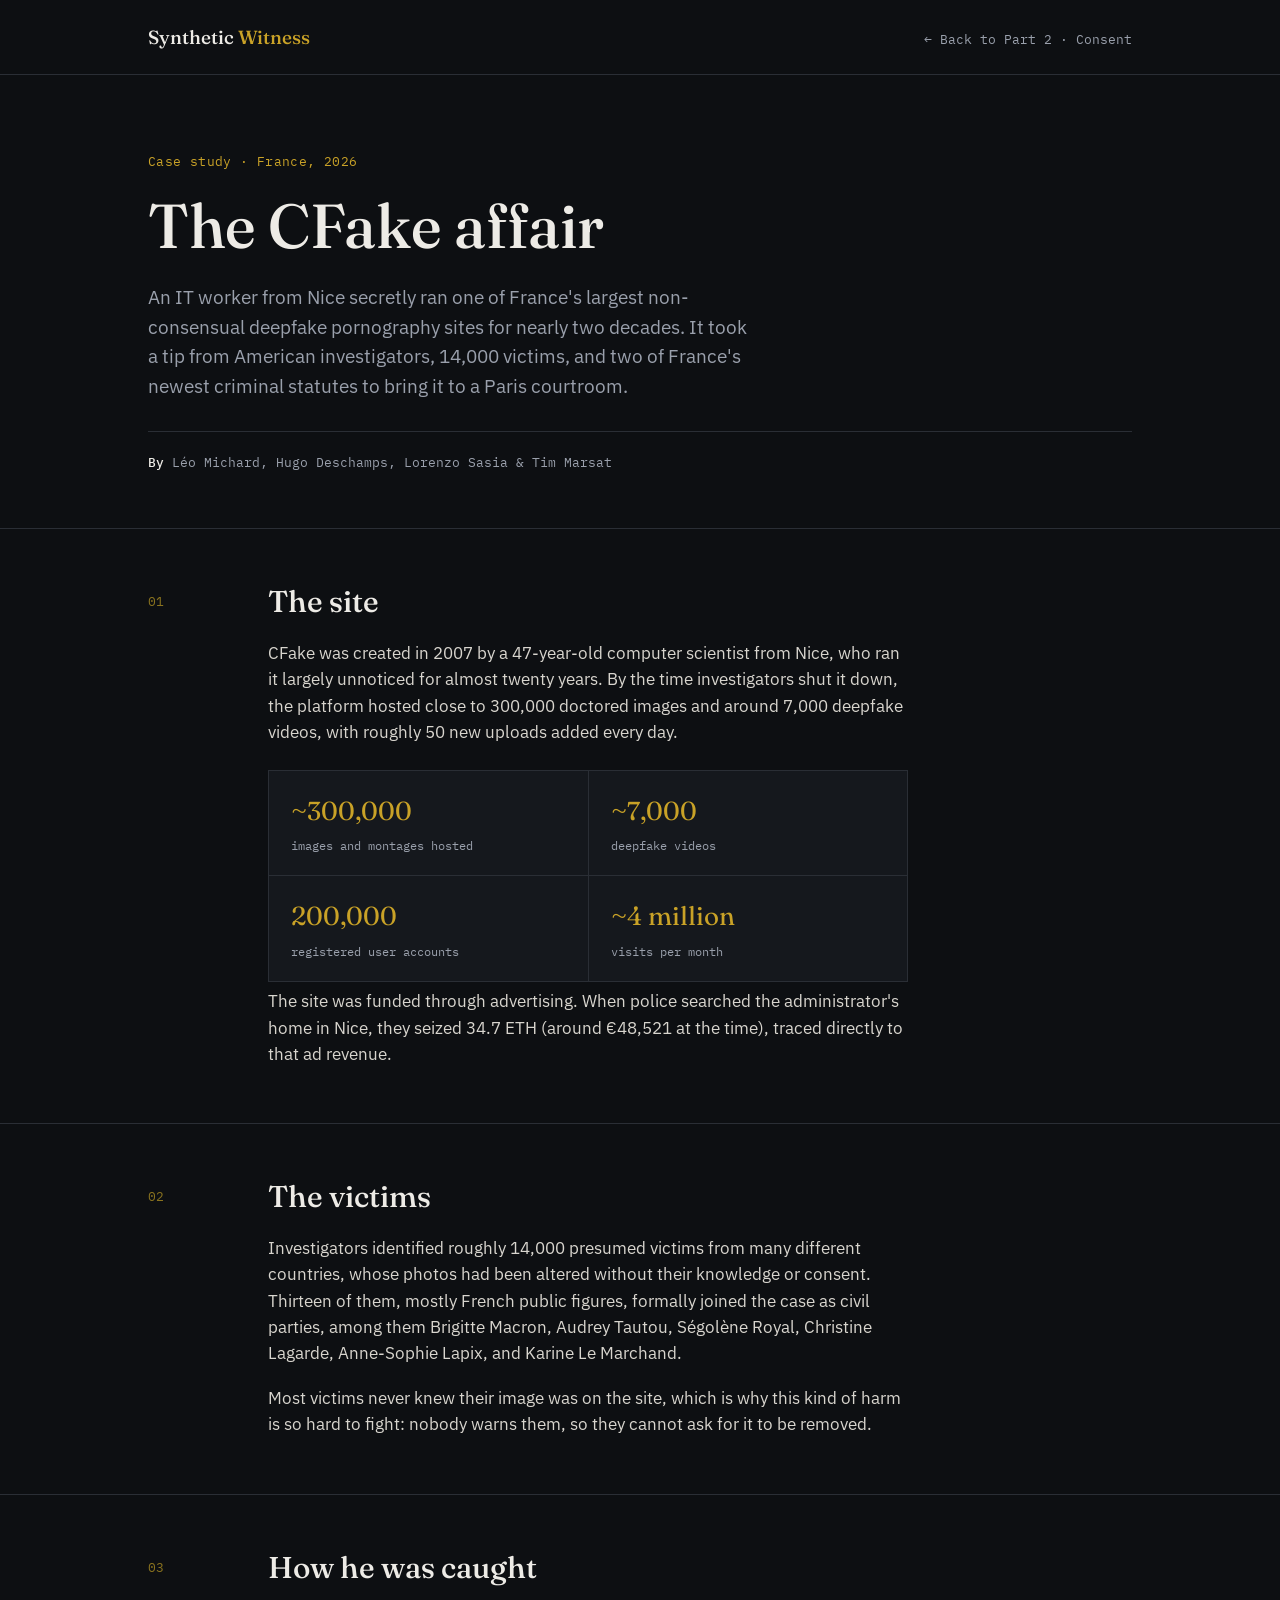
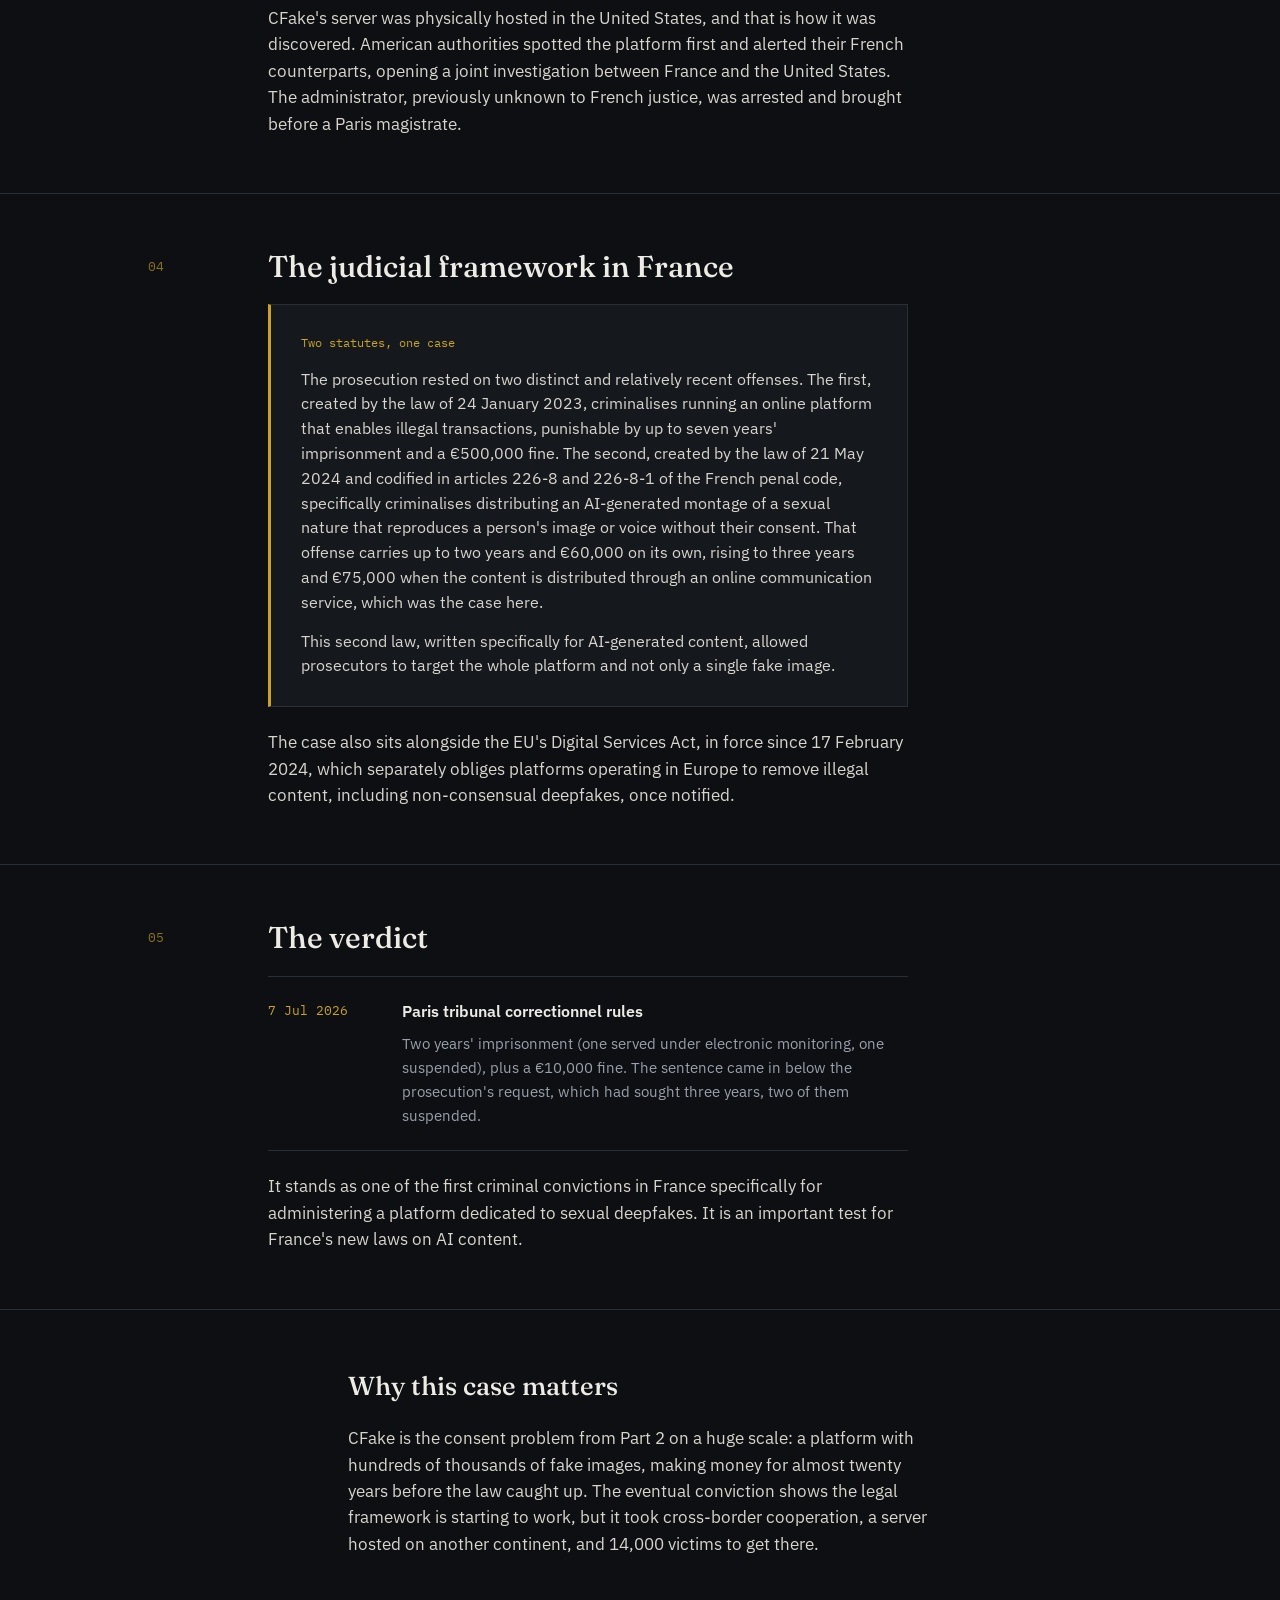
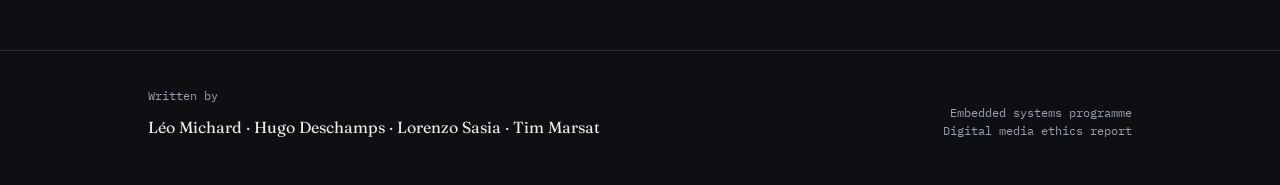
<file: cfake-affair.html>
<!DOCTYPE html>
<html lang="en">
<head>
    <meta charset="UTF-8">
    <meta name="viewport" content="width=device-width, initial-scale=1.0">
    <title>The CFake Affair · Synthetic Witness</title>
    <link rel="preconnect" href="https://fonts.googleapis.com">
    <link rel="preconnect" href="https://fonts.gstatic.com" crossorigin>
    <link href="https://fonts.googleapis.com/css2?family=Fraunces:ital,opsz,wght@0,9..144,400;0,9..144,500;0,9..144,600;1,9..144,500&family=IBM+Plex+Sans:wght@400;500;600&family=IBM+Plex+Mono:wght@400;500&display=swap"
          rel="stylesheet">
    <style>
        :root {
            --ink: #0D0F12;
            --panel: #15181D;
            --panel-2: #1B1F26;
            --hair: #2A2E35;
            --paper: #EDEBE6;
            --muted: #9AA0AC;
            --brass: #C9A227;
            --brass-dim: #8A731F;
            --serif: 'Fraunces', serif;
            --sans: 'IBM Plex Sans', sans-serif;
            --mono: 'IBM Plex Mono', monospace;
        }

        * {
            box-sizing: border-box;
        }

        body {
            margin: 0;
            background: var(--ink);
            color: var(--paper);
            font-family: var(--sans);
            line-height: 1.6;
            -webkit-font-smoothing: antialiased;
        }

        a {
            color: var(--brass);
            text-decoration: none;
            border-bottom: 1px solid var(--brass-dim);
        }

        a:hover {
            border-bottom-color: var(--brass);
        }

        .wrap {
            max-width: 1040px;
            margin: 0 auto;
            padding: 0 28px;
        }

        .col {
            max-width: 640px;
        }

        .masthead {
            border-bottom: 1px solid var(--hair);
            padding: 22px 0;
        }

        .masthead .wrap {
            display: flex;
            align-items: baseline;
            justify-content: space-between;
            gap: 20px;
            flex-wrap: wrap;
        }

        .masthead .mark {
            font-family: var(--serif);
            font-size: 19px;
            font-weight: 500;
            color: var(--paper);
        }

        .masthead .mark em {
            color: var(--brass);
            font-style: normal;
        }

        .masthead .back {
            font-family: var(--mono);
            font-size: 12.5px;
            color: var(--muted);
            border-bottom: none;
        }

        .masthead .back:hover {
            color: var(--brass);
        }

        .hero {
            padding: 76px 0 56px;
            border-bottom: 1px solid var(--hair);
        }

        .hero .kicker {
            font-family: var(--mono);
            font-size: 12.5px;
            color: var(--brass);
            letter-spacing: 0.03em;
            margin-bottom: 22px;
        }

        h1.headline {
            font-family: var(--serif);
            font-weight: 500;
            font-size: clamp(36px, 5.6vw, 62px);
            line-height: 1.06;
            margin: 0 0 24px;
            max-width: 820px;
        }

        .standfirst {
            font-size: 18.5px;
            color: var(--muted);
            max-width: 600px;
            margin: 0 0 30px;
        }

        .byline {
            display: flex;
            gap: 28px;
            align-items: center;
            flex-wrap: wrap;
            font-family: var(--mono);
            font-size: 12.5px;
            color: var(--muted);
            padding-top: 20px;
            border-top: 1px solid var(--hair);
        }

        .byline strong {
            color: var(--paper);
            font-weight: 500;
        }

        section.piece {
            padding: 56px 0;
            border-bottom: 1px solid var(--hair);
        }

        section.piece .wrap {
            display: flex;
            gap: 56px;
            align-items: flex-start;
        }

        .section-num {
            font-family: var(--mono);
            font-size: 12.5px;
            color: var(--brass-dim);
            width: 64px;
            flex-shrink: 0;
            padding-top: 6px;
        }

        h2.section-title {
            font-family: var(--serif);
            font-weight: 500;
            font-size: clamp(24px, 2.8vw, 30px);
            margin: 0 0 20px;
            line-height: 1.15;
        }

        .piece p {
            font-size: 16.5px;
            margin: 0 0 18px;
            color: #D8D5CE;
        }

        .piece p:last-child {
            margin-bottom: 0;
        }

        .stat-grid {
            display: grid;
            grid-template-columns:repeat(2, 1fr);
            gap: 1px;
            background: var(--hair);
            border: 1px solid var(--hair);
            margin: 24px 0 6px;
        }

        .stat {
            background: var(--panel);
            padding: 20px 22px;
        }

        .stat .num {
            font-family: var(--serif);
            font-size: 26px;
            color: var(--brass);
            margin-bottom: 4px;
        }

        .stat .label {
            font-family: var(--mono);
            font-size: 12px;
            color: var(--muted);
        }

        .names-list {
            font-size: 15.5px;
            color: var(--muted);
            margin: 6px 0 0;
        }

        .names-list strong {
            color: var(--paper);
            font-weight: 500;
        }

        .dossier {
            display: flex;
            flex-direction: column;
            margin-top: 8px;
            border-top: 1px solid var(--hair);
        }

        .case {
            display: grid;
            grid-template-columns:110px 1fr;
            gap: 24px;
            padding: 22px 0;
            border-bottom: 1px solid var(--hair);
        }

        .case .date {
            font-family: var(--mono);
            font-size: 13px;
            color: var(--brass);
            padding-top: 2px;
        }

        .case h3 {
            font-family: var(--sans);
            font-weight: 600;
            font-size: 16px;
            margin: 0 0 8px;
            color: var(--paper);
        }

        .case p {
            font-size: 15px;
            color: var(--muted);
            margin: 0;
        }

        .callout {
            background: var(--panel);
            border: 1px solid var(--hair);
            border-left: 3px solid var(--brass);
            padding: 28px 30px;
            margin-top: 8px;
        }

        .callout .eyebrow {
            font-family: var(--mono);
            font-size: 12px;
            color: var(--brass);
            margin-bottom: 14px;
        }

        .callout p {
            color: #D8D5CE;
            font-size: 15.5px;
            margin: 0 0 14px;
        }

        .callout p:last-child {
            margin-bottom: 0;
        }

        .closing {
            padding: 56px 0 76px;
        }

        .closing .wrap {
            max-width: 640px;
            margin: 0 auto;
            padding: 0 28px;
        }

        .closing h2 {
            font-family: var(--serif);
            font-weight: 500;
            font-size: 26px;
            margin: 0 0 18px;
        }

        .closing p {
            color: #D8D5CE;
            font-size: 16.5px;
        }

        footer {
            border-top: 1px solid var(--hair);
            padding: 36px 0 44px;
        }

        footer .wrap {
            display: flex;
            justify-content: space-between;
            align-items: flex-end;
            flex-wrap: wrap;
            gap: 20px;
        }

        .credits .label {
            font-family: var(--mono);
            font-size: 11.5px;
            color: var(--muted);
            margin-bottom: 10px;
        }

        .credits .names {
            font-family: var(--serif);
            font-size: 16px;
            color: var(--paper);
        }

        footer .program {
            font-family: var(--mono);
            font-size: 11.5px;
            color: var(--muted);
            text-align: right;
        }

        @media (max-width: 720px) {
            section.piece .wrap {
                flex-direction: column;
                gap: 14px;
            }

            .section-num {
                width: auto;
            }

            .case {
                grid-template-columns:1fr;
                gap: 6px;
            }

            .stat-grid {
                grid-template-columns:1fr;
            }

            footer .wrap {
                flex-direction: column;
                align-items: flex-start;
            }

            footer .program {
                text-align: left;
            }
        }
    </style>
</head>
<body>

<div class="masthead">
    <div class="wrap">
        <div class="mark">Synthetic<em>&nbsp;Witness</em></div>
        <a class="back" href="part-2-consent.html">&larr; Back to Part 2 · Consent</a>
    </div>
</div>

<header class="hero">
    <div class="wrap">
        <div class="kicker">Case study · France, 2026</div>
        <h1 class="headline">The CFake affair</h1>
        <p class="standfirst">An IT worker from Nice secretly ran one of France's largest non-consensual deepfake
            pornography sites for nearly two decades. It took a tip from American investigators, 14,000 victims, and two
            of France's newest criminal statutes to bring it to a Paris courtroom.</p>
        <div class="byline">
            <span><strong>By</strong> Léo Michard, Hugo Deschamps, Lorenzo Sasia &amp; Tim Marsat</span>
        </div>
    </div>
</header>

<section class="piece">
    <div class="wrap">
        <div class="section-num">01</div>
        <div class="col">
            <h2 class="section-title">The site</h2>
            <p>CFake was created in 2007 by a 47-year-old computer scientist from Nice, who ran it largely unnoticed for
                almost twenty years. By the time investigators shut it down, the platform hosted close to 300,000
                doctored images and around 7,000 deepfake videos, with roughly 50 new uploads added every day.</p>
            <div class="stat-grid">
                <div class="stat">
                    <div class="num">~300,000</div>
                    <div class="label">images and montages hosted</div>
                </div>
                <div class="stat">
                    <div class="num">~7,000</div>
                    <div class="label">deepfake videos</div>
                </div>
                <div class="stat">
                    <div class="num">200,000</div>
                    <div class="label">registered user accounts</div>
                </div>
                <div class="stat">
                    <div class="num">~4 million</div>
                    <div class="label">visits per month</div>
                </div>
            </div>
            <p>The site was funded through advertising. When police searched the administrator's home in Nice, they
                seized 34.7 ETH (around €48,521 at the time), traced directly to that ad revenue.</p>
        </div>
    </div>
</section>

<section class="piece">
    <div class="wrap">
        <div class="section-num">02</div>
        <div class="col">
            <h2 class="section-title">The victims</h2>
            <p>Investigators identified roughly 14,000 presumed victims from many different countries, whose photos had
                been altered without their knowledge or consent. Thirteen of them, mostly French public figures, formally joined the case as civil parties, among them Brigitte Macron, Audrey Tautou, Ségolène Royal,
                Christine Lagarde, Anne-Sophie Lapix, and Karine Le Marchand.</p>
            <p>Most victims never knew their image was on the site, which is why this kind of harm is so hard to fight: nobody warns them, so they cannot ask for it to be removed.</p>
        </div>
    </div>
</section>

<section class="piece">
    <div class="wrap">
        <div class="section-num">03</div>
        <div class="col">
            <h2 class="section-title">How he was caught</h2>
            <p>CFake's server was physically hosted in the United States, and that is how it was discovered.
                American authorities spotted the platform first and alerted their French counterparts, opening a joint investigation between France and the United States. The administrator, previously unknown to French justice, was arrested and
                brought before a Paris magistrate.</p>
        </div>
    </div>
</section>

<section class="piece">
    <div class="wrap">
        <div class="section-num">04</div>
        <div class="col">
            <h2 class="section-title">The judicial framework in France</h2>
            <div class="callout">
                <div class="eyebrow">Two statutes, one case</div>
                <p>The prosecution rested on two distinct and relatively recent offenses. The first, created by the law
                    of 24 January 2023, criminalises running an online platform that enables illegal transactions, punishable by up to seven years' imprisonment and a €500,000 fine. The second, created by the law
                    of 21 May 2024 and codified in articles 226-8 and 226-8-1 of the French penal code, specifically
                    criminalises distributing an AI-generated montage of a sexual nature that reproduces a person's
                    image or voice without their consent. That offense carries up to two years and €60,000 on its own,
                    rising to three years and €75,000 when the content is distributed through an online communication service, which was the case here.</p>
                <p>This second law, written specifically for AI-generated content, allowed prosecutors to target the whole platform and not only a single fake image.</p>
            </div>
            <p style="margin-top:22px;">The case also sits alongside the EU's Digital Services Act, in force since 17
                February 2024, which separately obliges platforms operating in Europe to remove illegal content, including non-consensual deepfakes, once notified.</p>
        </div>
    </div>
</section>

<section class="piece">
    <div class="wrap">
        <div class="section-num">05</div>
        <div class="col">
            <h2 class="section-title">The verdict</h2>
            <div class="dossier">
                <div class="case">
                    <div class="date">7 Jul 2026</div>
                    <div>
                        <h3>Paris tribunal correctionnel rules</h3>
                        <p>Two years' imprisonment (one served under electronic monitoring, one suspended), plus a
                            €10,000 fine. The sentence came in below the prosecution's request, which had sought three
                            years, two of them suspended.</p>
                    </div>
                </div>
            </div>
            <p style="margin-top:22px;">It stands as one of the first criminal convictions in France specifically for
                administering a platform dedicated to sexual deepfakes. It is an important test for France's new laws on AI content.</p>
        </div>
    </div>
</section>

<section class="closing">
    <div class="wrap">
        <h2>Why this case matters</h2>
        <p>CFake is the consent problem from Part 2 on a huge scale: a platform with hundreds of thousands of fake images, making money for almost twenty years before the law caught up. The eventual conviction shows the legal framework is starting to work, but it took
            cross-border cooperation, a server hosted on another continent, and 14,000 victims to get there.</p>
    </div>
</section>

<footer>
    <div class="wrap">
        <div class="credits">
            <div class="label">Written by</div>
            <div class="names">Léo Michard · Hugo Deschamps · Lorenzo Sasia · Tim Marsat</div>
        </div>
        <div class="program">Embedded systems programme<br>Digital media ethics report</div>
    </div>
</footer>

</body>
</html>
</file>
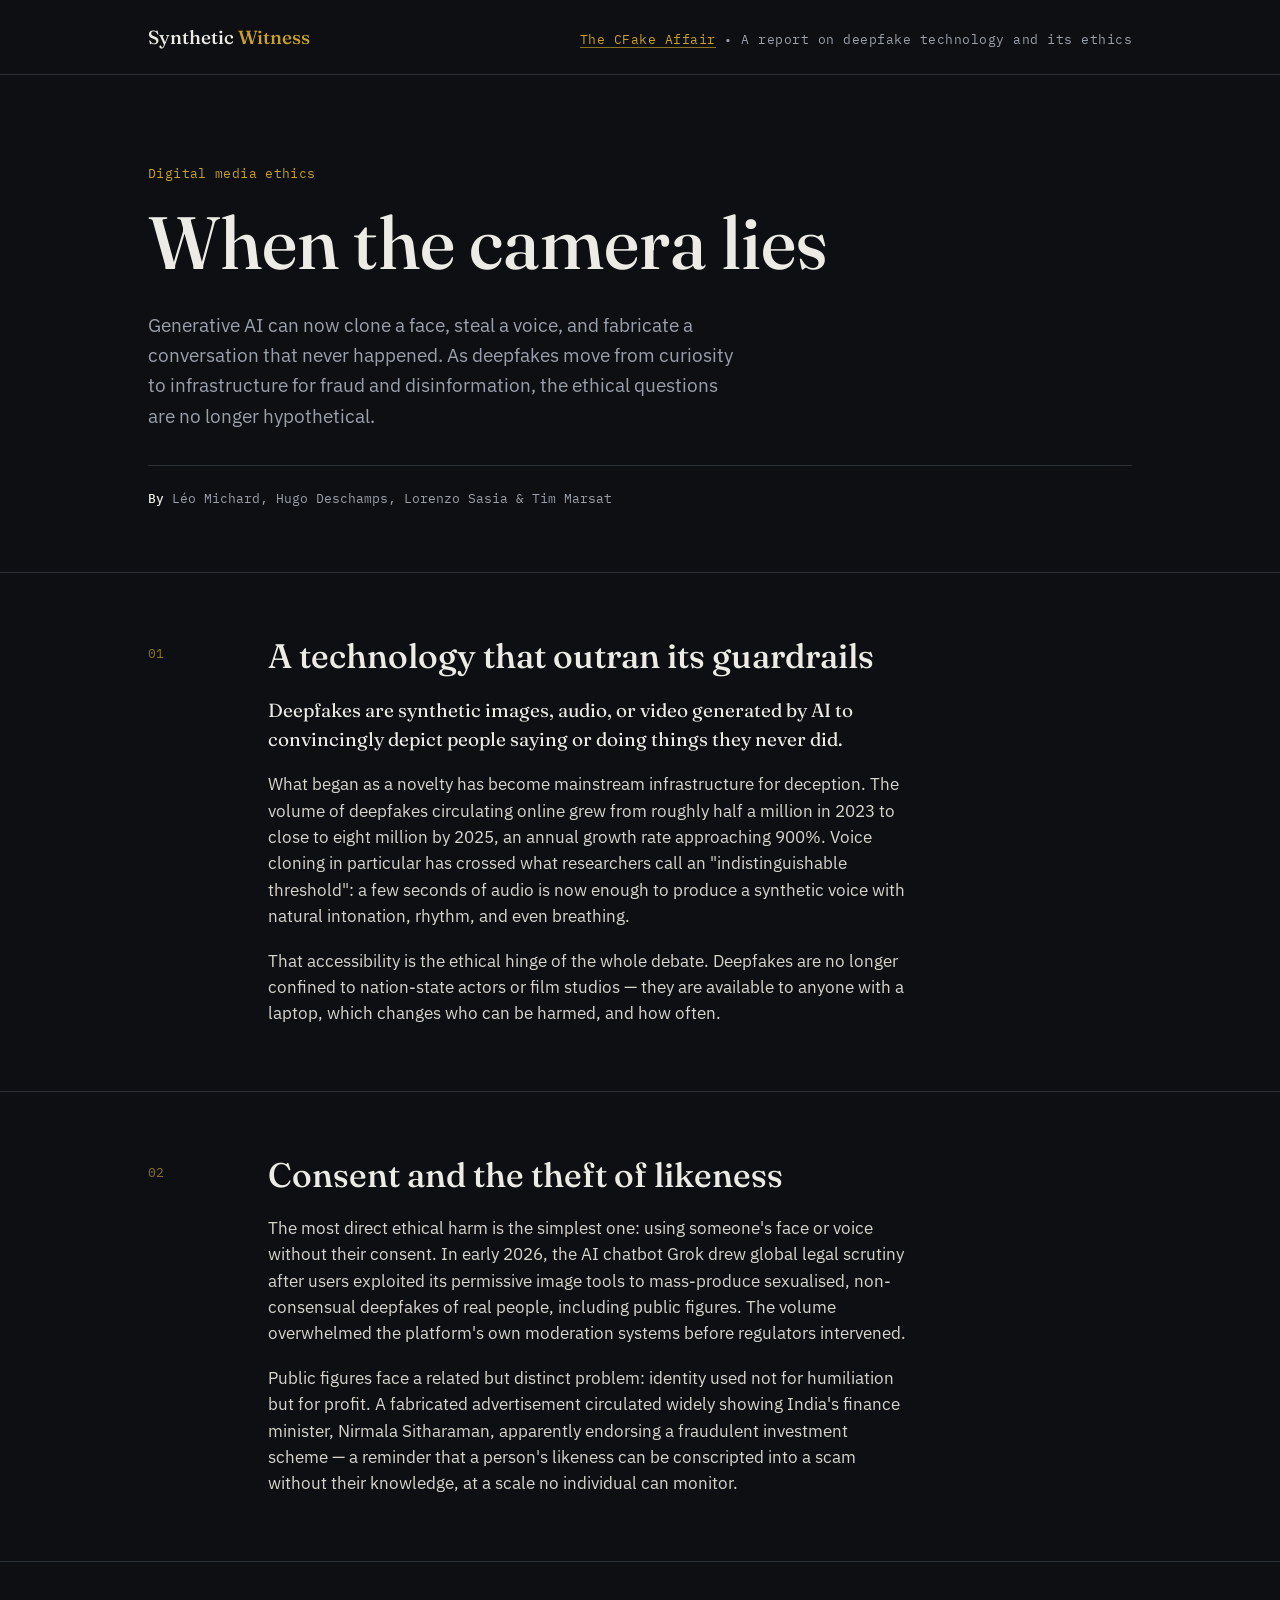
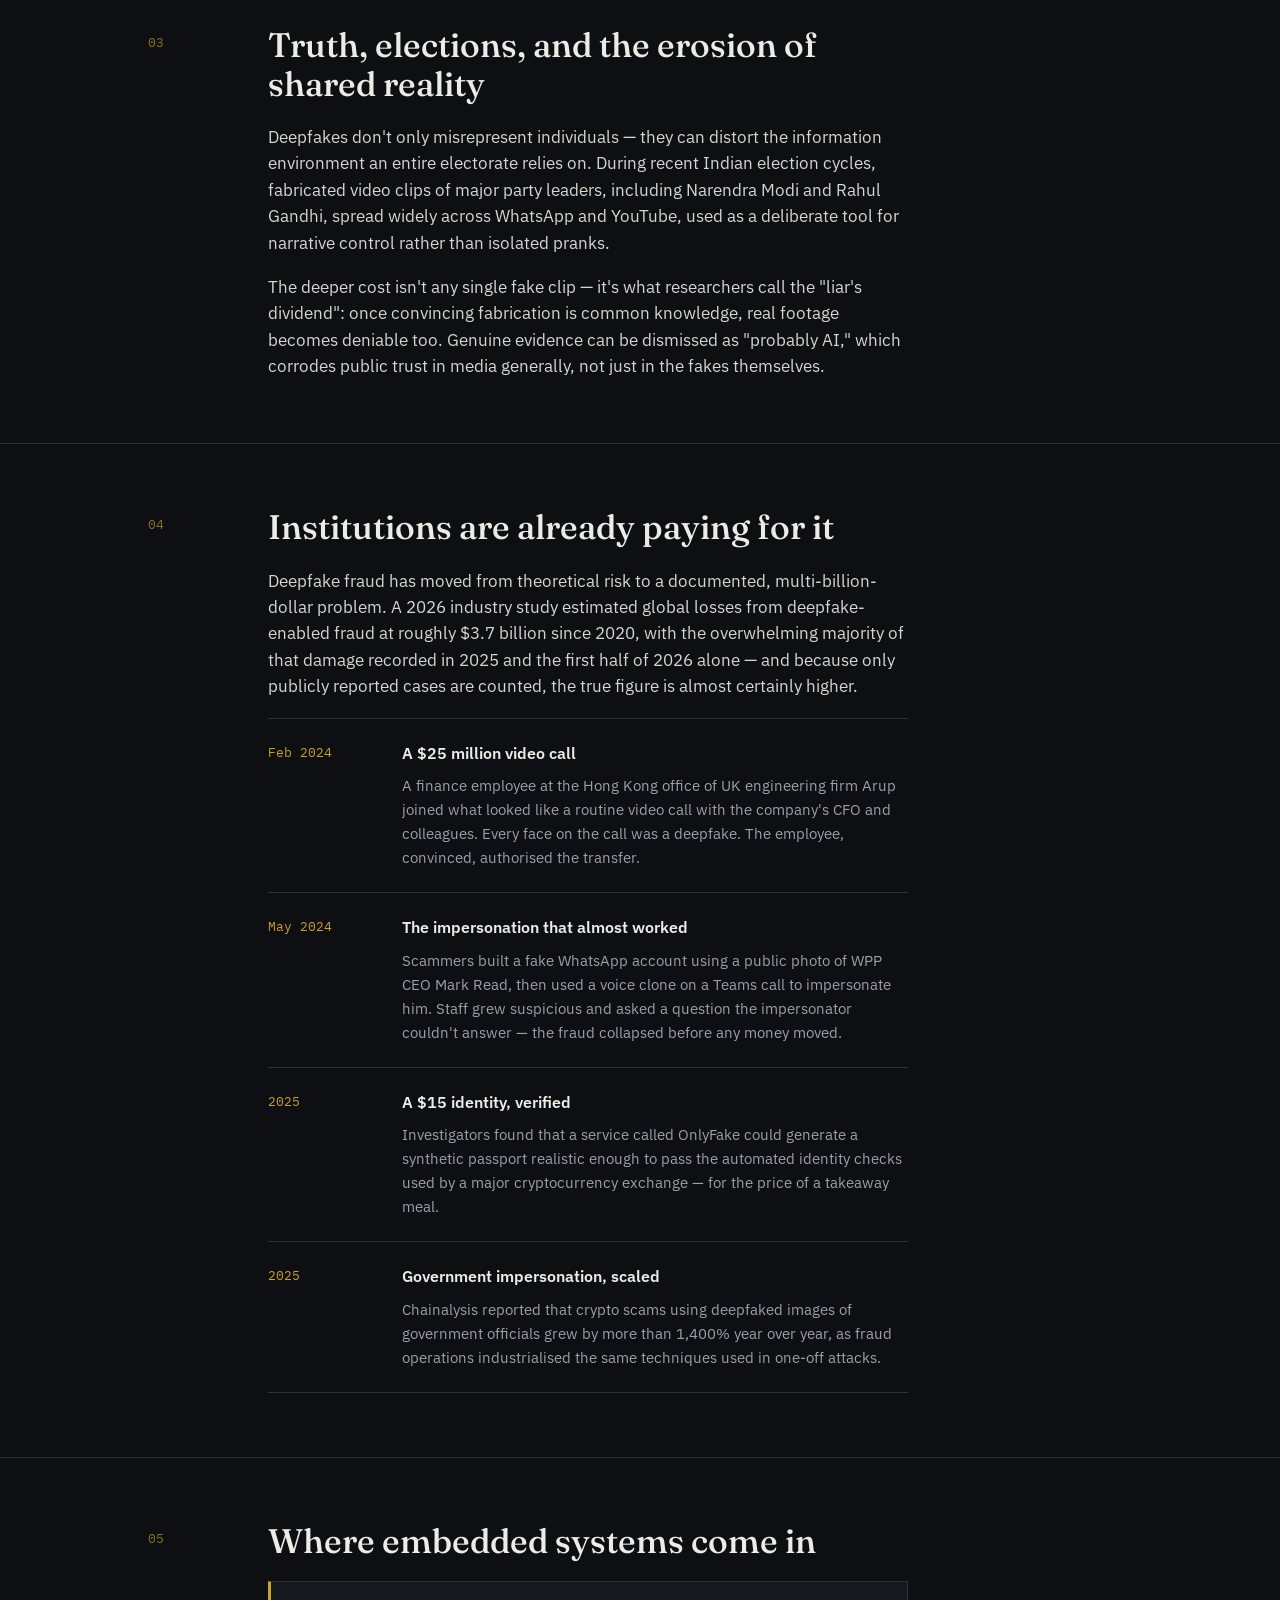
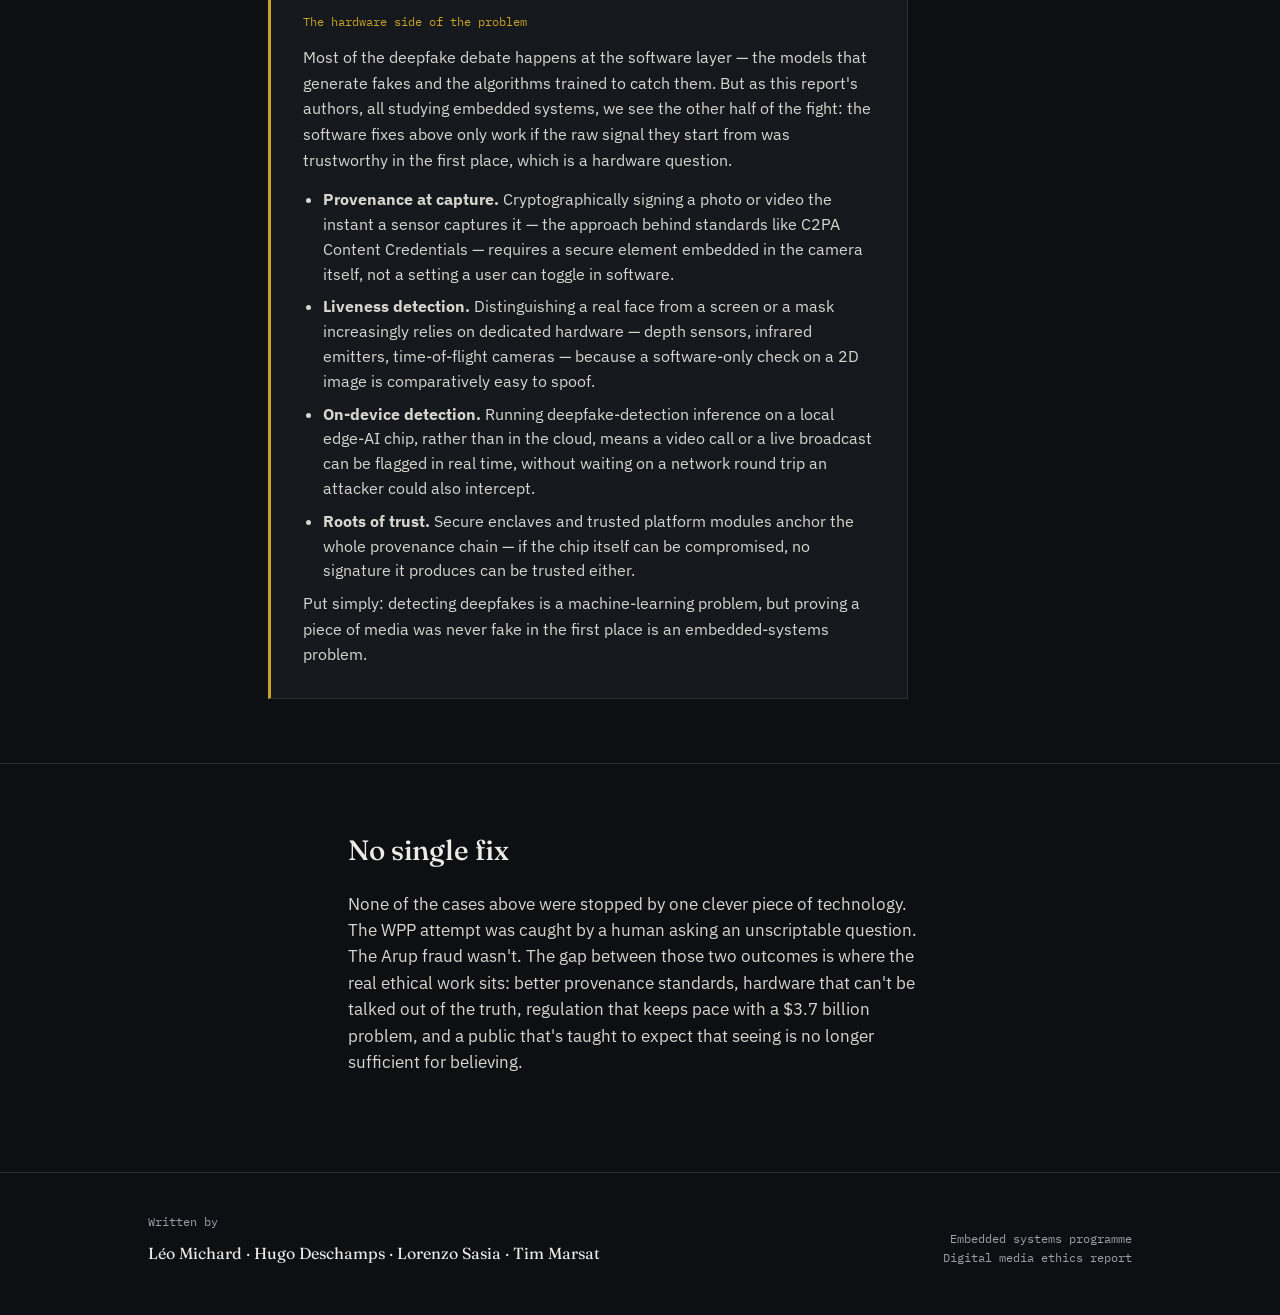
<file: deepfake-ethics.html>
<!DOCTYPE html>
<html lang="en">
<head>
    <meta charset="UTF-8">
    <meta name="viewport" content="width=device-width, initial-scale=1.0">
    <title>When the Camera Lies — The Ethics of Deepfake Media</title>
    <link rel="preconnect" href="https://fonts.googleapis.com">
    <link rel="preconnect" href="https://fonts.gstatic.com" crossorigin>
    <link href="https://fonts.googleapis.com/css2?family=Fraunces:ital,opsz,wght@0,9..144,400;0,9..144,500;0,9..144,600;1,9..144,500&family=IBM+Plex+Sans:wght@400;500;600&family=IBM+Plex+Mono:wght@400;500&display=swap"
          rel="stylesheet">
    <style>
        :root {
            --ink: #0D0F12;
            --panel: #15181D;
            --panel-2: #1B1F26;
            --hair: #2A2E35;
            --paper: #EDEBE6;
            --muted: #9AA0AC;
            --brass: #C9A227;
            --brass-dim: #8A731F;
            --glitch-red: #E64545;
            --glitch-teal: #3FA7A0;
            --serif: 'Fraunces', serif;
            --sans: 'IBM Plex Sans', sans-serif;
            --mono: 'IBM Plex Mono', monospace;
        }

        * {
            box-sizing: border-box;
        }

        html {
            scroll-behavior: smooth;
        }

        body {
            margin: 0;
            background: var(--ink);
            color: var(--paper);
            font-family: var(--sans);
            line-height: 1.6;
            -webkit-font-smoothing: antialiased;
        }

        a {
            color: var(--brass);
            text-decoration: none;
            border-bottom: 1px solid var(--brass-dim);
        }

        a:hover {
            border-bottom-color: var(--brass);
        }

        .wrap {
            max-width: 1040px;
            margin: 0 auto;
            padding: 0 28px;
        }

        .col {
            max-width: 640px;
        }

        /* Masthead */
        .masthead {
            border-bottom: 1px solid var(--hair);
            padding: 22px 0;
        }

        .masthead .wrap {
            display: flex;
            align-items: baseline;
            justify-content: space-between;
            gap: 20px;
            flex-wrap: wrap;
        }

        .masthead .kicker {
            font-family: var(--mono);
            font-size: 12.5px;
            letter-spacing: 0.04em;
            color: var(--muted);
        }

        .masthead .mark {
            font-family: var(--serif);
            font-size: 19px;
            font-weight: 500;
            color: var(--paper);
        }

        .masthead .mark em {
            color: var(--brass);
            font-style: normal;
        }

        /* Hero */
        .hero {
            padding: 88px 0 64px;
            border-bottom: 1px solid var(--hair);
        }

        .hero .kicker {
            font-family: var(--mono);
            font-size: 12.5px;
            color: var(--brass);
            letter-spacing: 0.03em;
            margin-bottom: 22px;
        }

        h1.headline {
            font-family: var(--serif);
            font-weight: 500;
            font-size: clamp(40px, 6.4vw, 74px);
            line-height: 1.03;
            margin: 0 0 28px;
            max-width: 860px;
            position: relative;
            display: inline-block;
        }

        .glitch-span {
            position: relative;
            display: inline-block;
        }

        .glitch-span::before,
        .glitch-span::after {
            content: attr(data-text);
            position: absolute;
            left: 0;
            top: 0;
            width: 100%;
            overflow: hidden;
            opacity: 0;
        }

        .glitch-span::before {
            color: var(--glitch-red);
            animation: glitch-b 1.8s ease-out 0.15s 1;
        }

        .glitch-span::after {
            color: var(--glitch-teal);
            animation: glitch-a 1.8s ease-out 0.15s 1;
        }

        @keyframes glitch-a {
            0% {
                opacity: 0;
                transform: translate(0, 0);
            }
            8% {
                opacity: 0.75;
                transform: translate(-3px, 1px);
            }
            16% {
                opacity: 0.55;
                transform: translate(2px, -1px);
            }
            24% {
                opacity: 0;
            }
            100% {
                opacity: 0;
            }
        }

        @keyframes glitch-b {
            0% {
                opacity: 0;
                transform: translate(0, 0);
            }
            10% {
                opacity: 0.75;
                transform: translate(3px, -1px);
            }
            18% {
                opacity: 0.5;
                transform: translate(-2px, 1px);
            }
            26% {
                opacity: 0;
            }
            100% {
                opacity: 0;
            }
        }

        @media (prefers-reduced-motion: reduce) {
            .glitch-span::before, .glitch-span::after {
                animation: none;
                display: none;
            }
        }

        .standfirst {
            font-size: 19px;
            color: var(--muted);
            max-width: 600px;
            margin: 0 0 34px;
            font-weight: 400;
        }

        .byline {
            display: flex;
            gap: 28px;
            align-items: center;
            flex-wrap: wrap;
            font-family: var(--mono);
            font-size: 12.5px;
            color: var(--muted);
            padding-top: 22px;
            border-top: 1px solid var(--hair);
        }

        .byline strong {
            color: var(--paper);
            font-weight: 500;
        }

        /* Sections */
        section.piece {
            padding: 64px 0;
            border-bottom: 1px solid var(--hair);
        }

        section.piece .wrap {
            display: flex;
            gap: 56px;
            align-items: flex-start;
        }

        .section-num {
            font-family: var(--mono);
            font-size: 12.5px;
            color: var(--brass-dim);
            width: 64px;
            flex-shrink: 0;
            padding-top: 6px;
        }

        h2.section-title {
            font-family: var(--serif);
            font-weight: 500;
            font-size: clamp(26px, 3vw, 34px);
            margin: 0 0 20px;
            line-height: 1.15;
        }

        .piece p {
            font-size: 16.5px;
            margin: 0 0 18px;
            color: #D8D5CE;
        }

        .piece p:last-child {
            margin-bottom: 0;
        }

        .lede {
            font-size: 19px !important;
            color: var(--paper) !important;
            font-family: var(--serif);
            line-height: 1.5;
        }

        /* Case dossier */
        .dossier {
            display: flex;
            flex-direction: column;
            gap: 0;
            margin-top: 8px;
            border-top: 1px solid var(--hair);
        }

        .case {
            display: grid;
            grid-template-columns:110px 1fr;
            gap: 24px;
            padding: 22px 0;
            border-bottom: 1px solid var(--hair);
        }

        .case .date {
            font-family: var(--mono);
            font-size: 13px;
            color: var(--brass);
            padding-top: 2px;
        }

        .case h3 {
            font-family: var(--sans);
            font-weight: 600;
            font-size: 16px;
            margin: 0 0 8px;
            color: var(--paper);
        }

        .case p {
            font-size: 15px;
            color: var(--muted);
            margin: 0;
        }

        /* Embedded systems callout */
        .callout {
            background: var(--panel);
            border: 1px solid var(--hair);
            border-left: 3px solid var(--brass);
            padding: 30px 32px;
            margin-top: 8px;
        }

        .callout .eyebrow {
            font-family: var(--mono);
            font-size: 12px;
            color: var(--brass);
            margin-bottom: 14px;
        }

        .callout p {
            color: #D8D5CE;
            font-size: 16px;
            margin: 0 0 14px;
        }

        .callout p:last-child {
            margin-bottom: 0;
        }

        .callout ul {
            margin: 14px 0 0;
            padding-left: 20px;
            color: #D8D5CE;
            font-size: 15.5px;
        }

        .callout li {
            margin-bottom: 8px;
        }

        /* Closing */
        .closing {
            padding: 64px 0 80px;
        }

        .closing .wrap {
            max-width: 640px;
            margin: 0 auto;
            padding: 0 28px;
            text-align: left;
        }

        .closing h2 {
            font-family: var(--serif);
            font-weight: 500;
            font-size: 28px;
            margin: 0 0 18px;
        }

        .closing p {
            color: #D8D5CE;
            font-size: 16.5px;
        }

        /* Footer / credits */
        footer {
            border-top: 1px solid var(--hair);
            padding: 40px 0 48px;
        }

        footer .wrap {
            display: flex;
            justify-content: space-between;
            align-items: flex-end;
            flex-wrap: wrap;
            gap: 20px;
        }

        .credits .label {
            font-family: var(--mono);
            font-size: 11.5px;
            color: var(--muted);
            margin-bottom: 10px;
        }

        .credits .names {
            font-family: var(--serif);
            font-size: 16px;
            color: var(--paper);
        }

        .credits .names span {
            color: var(--muted);
            font-family: var(--sans);
            font-size: 13px;
        }

        footer .program {
            font-family: var(--mono);
            font-size: 11.5px;
            color: var(--muted);
            text-align: right;
        }

        @media (max-width: 720px) {
            section.piece .wrap {
                flex-direction: column;
                gap: 14px;
            }

            .section-num {
                width: auto;
            }

            .case {
                grid-template-columns:1fr;
                gap: 6px;
            }

            footer .wrap {
                flex-direction: column;
                align-items: flex-start;
            }

            footer .program {
                text-align: left;
            }
        }
    </style>
</head>

<body>


<div class="masthead">
    <div class="wrap">
        <div class="mark">Synthetic<em>&nbsp;Witness</em></div>
        <div class="kicker">
            <a href="cfake-affair.html">The CFake Affair</a> &bull; A report on deepfake technology and its ethics
        </div>
    </div>
</div>
<header class="hero">
    <div class="wrap">
        <div class="kicker">Digital media ethics</div>
        <h1 class="headline">When the <span class="glitch-span" data-text="camera">camera</span> lies</h1>
        <p class="standfirst">Generative AI can now clone a face, steal a voice, and fabricate a conversation that never
            happened. As deepfakes move from curiosity to infrastructure for fraud and disinformation, the ethical
            questions are no longer hypothetical.</p>
        <div class="byline">
            <span><strong>By</strong> Léo Michard, Hugo Deschamps, Lorenzo Sasia &amp; Tim Marsat</span>
        </div>
    </div>
</header>

<section class="piece">
    <div class="wrap">
        <div class="section-num">01</div>
        <div class="col">
            <h2 class="section-title">A technology that outran its guardrails</h2>
            <p class="lede">Deepfakes are synthetic images, audio, or video generated by AI to convincingly depict
                people saying or doing things they never did.</p>
            <p>What began as a novelty has become mainstream infrastructure for deception. The volume of deepfakes
                circulating online grew from roughly half a million in 2023 to close to eight million by 2025, an annual
                growth rate approaching 900%. Voice cloning in particular has crossed what researchers call an
                "indistinguishable threshold": a few seconds of audio is now enough to produce a synthetic voice with
                natural intonation, rhythm, and even breathing.</p>
            <p>That accessibility is the ethical hinge of the whole debate. Deepfakes are no longer confined to
                nation-state actors or film studios — they are available to anyone with a laptop, which changes who can
                be harmed, and how often.</p>
        </div>
    </div>
</section>

<section class="piece">
    <div class="wrap">
        <div class="section-num">02</div>
        <div class="col">
            <h2 class="section-title">Consent and the theft of likeness</h2>
            <p>The most direct ethical harm is the simplest one: using someone's face or voice without their consent. In
                early 2026, the AI chatbot Grok drew global legal scrutiny after users exploited its permissive image
                tools to mass-produce sexualised, non-consensual deepfakes of real people, including public figures. The
                volume overwhelmed the platform's own moderation systems before regulators intervened.</p>
            <p>Public figures face a related but distinct problem: identity used not for humiliation but for profit. A
                fabricated advertisement circulated widely showing India's finance minister, Nirmala Sitharaman,
                apparently endorsing a fraudulent investment scheme — a reminder that a person's likeness can be
                conscripted into a scam without their knowledge, at a scale no individual can monitor.</p>
        </div>
    </div>
</section>

<section class="piece">
    <div class="wrap">
        <div class="section-num">03</div>
        <div class="col">
            <h2 class="section-title">Truth, elections, and the erosion of shared reality</h2>
            <p>Deepfakes don't only misrepresent individuals — they can distort the information environment an entire
                electorate relies on. During recent Indian election cycles, fabricated video clips of major party
                leaders, including Narendra Modi and Rahul Gandhi, spread widely across WhatsApp and YouTube, used as a
                deliberate tool for narrative control rather than isolated pranks.</p>
            <p>The deeper cost isn't any single fake clip — it's what researchers call the "liar's dividend": once
                convincing fabrication is common knowledge, real footage becomes deniable too. Genuine evidence can be
                dismissed as "probably AI," which corrodes public trust in media generally, not just in the fakes
                themselves.</p>
        </div>
    </div>
</section>

<section class="piece">
    <div class="wrap">
        <div class="section-num">04</div>
        <div class="col">
            <h2 class="section-title">Institutions are already paying for it</h2>
            <p>Deepfake fraud has moved from theoretical risk to a documented, multi-billion-dollar problem. A 2026
                industry study estimated global losses from deepfake-enabled fraud at roughly $3.7 billion since 2020,
                with the overwhelming majority of that damage recorded in 2025 and the first half of 2026 alone — and
                because only publicly reported cases are counted, the true figure is almost certainly higher.</p>
            <div class="dossier">
                <div class="case">
                    <div class="date">Feb 2024</div>
                    <div>
                        <h3>A $25 million video call</h3>
                        <p>A finance employee at the Hong Kong office of UK engineering firm Arup joined what looked
                            like a routine video call with the company's CFO and colleagues. Every face on the call was
                            a deepfake. The employee, convinced, authorised the transfer.</p>
                    </div>
                </div>
                <div class="case">
                    <div class="date">May 2024</div>
                    <div>
                        <h3>The impersonation that almost worked</h3>
                        <p>Scammers built a fake WhatsApp account using a public photo of WPP CEO Mark Read, then used a
                            voice clone on a Teams call to impersonate him. Staff grew suspicious and asked a question
                            the impersonator couldn't answer — the fraud collapsed before any money moved.</p>
                    </div>
                </div>
                <div class="case">
                    <div class="date">2025</div>
                    <div>
                        <h3>A $15 identity, verified</h3>
                        <p>Investigators found that a service called OnlyFake could generate a synthetic passport
                            realistic enough to pass the automated identity checks used by a major cryptocurrency
                            exchange — for the price of a takeaway meal.</p>
                    </div>
                </div>
                <div class="case">
                    <div class="date">2025</div>
                    <div>
                        <h3>Government impersonation, scaled</h3>
                        <p>Chainalysis reported that crypto scams using deepfaked images of government officials grew by
                            more than 1,400% year over year, as fraud operations industrialised the same techniques used
                            in one-off attacks.</p>
                    </div>
                </div>
            </div>
        </div>
    </div>
</section>

<section class="piece">
    <div class="wrap">
        <div class="section-num">05</div>
        <div class="col">
            <h2 class="section-title">Where embedded systems come in</h2>
            <div class="callout">
                <div class="eyebrow">The hardware side of the problem</div>
                <p>Most of the deepfake debate happens at the software layer — the models that generate fakes and the
                    algorithms trained to catch them. But as this report's authors, all studying embedded systems, we
                    see the other half of the fight: the software fixes above only work if the raw signal they start
                    from was trustworthy in the first place, which is a hardware question.</p>
                <ul>
                    <li><strong>Provenance at capture.</strong> Cryptographically signing a photo or video the instant a
                        sensor captures it — the approach behind standards like C2PA Content Credentials — requires a
                        secure element embedded in the camera itself, not a setting a user can toggle in software.
                    </li>
                    <li><strong>Liveness detection.</strong> Distinguishing a real face from a screen or a mask
                        increasingly relies on dedicated hardware — depth sensors, infrared emitters, time-of-flight
                        cameras — because a software-only check on a 2D image is comparatively easy to spoof.
                    </li>
                    <li><strong>On-device detection.</strong> Running deepfake-detection inference on a local edge-AI
                        chip, rather than in the cloud, means a video call or a live broadcast can be flagged in real
                        time, without waiting on a network round trip an attacker could also intercept.
                    </li>
                    <li><strong>Roots of trust.</strong> Secure enclaves and trusted platform modules anchor the whole
                        provenance chain — if the chip itself can be compromised, no signature it produces can be
                        trusted either.
                    </li>
                </ul>
                <p>Put simply: detecting deepfakes is a machine-learning problem, but proving a piece of media was never
                    fake in the first place is an embedded-systems problem.</p>
            </div>
        </div>
    </div>
</section>

<section class="closing">
    <div class="wrap">
        <h2>No single fix</h2>
        <p>None of the cases above were stopped by one clever piece of technology. The WPP attempt was caught by a human
            asking an unscriptable question. The Arup fraud wasn't. The gap between those two outcomes is where the real
            ethical work sits: better provenance standards, hardware that can't be talked out of the truth, regulation
            that keeps pace with a $3.7 billion problem, and a public that's taught to expect that seeing is no longer
            sufficient for believing.</p>
    </div>
</section>

<footer>
    <div class="wrap">
        <div class="credits">
            <div class="label">Written by</div>
            <div class="names">Léo Michard · Hugo Deschamps · Lorenzo Sasia · Tim Marsat</div>
        </div>
        <div class="program">Embedded systems programme<br>Digital media ethics report</div>
    </div>
</footer>

</body>
</html>
</file>
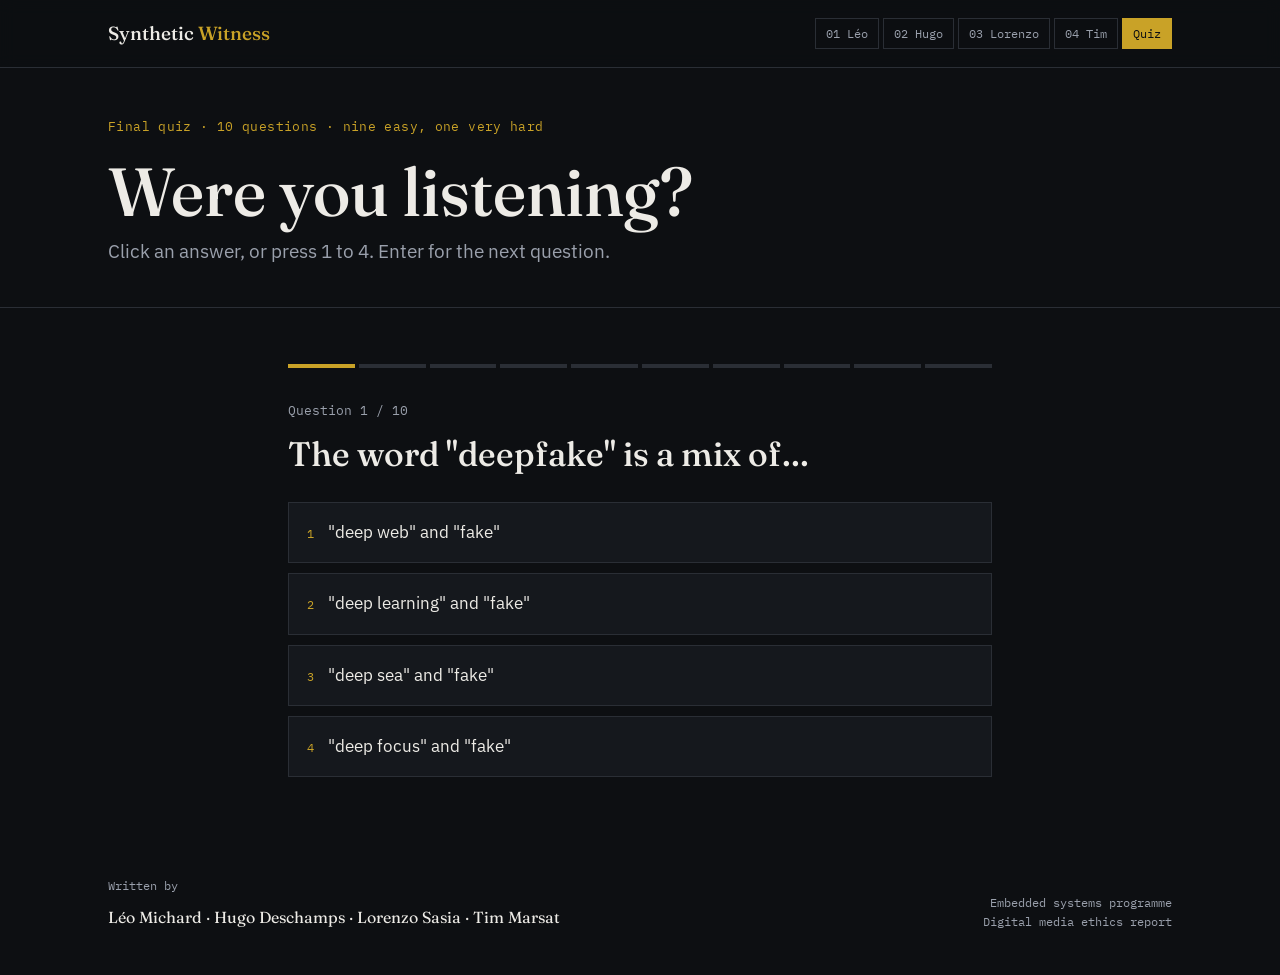
<file: quiz.html>
<!DOCTYPE html>
<html lang="en">
<head>
    <meta charset="UTF-8">
    <meta name="viewport" content="width=device-width, initial-scale=1.0">
    <title>Quiz · Spot the Fake · Synthetic Witness</title>
    <link rel="preconnect" href="https://fonts.googleapis.com">
    <link rel="preconnect" href="https://fonts.gstatic.com" crossorigin>
    <link href="https://fonts.googleapis.com/css2?family=Fraunces:ital,opsz,wght@0,9..144,400;0,9..144,500;0,9..144,600;1,9..144,500&family=IBM+Plex+Sans:wght@400;500;600&family=IBM+Plex+Mono:wght@400;500&display=swap"
          rel="stylesheet">
    <link rel="stylesheet" href="assets/style.css">
    <style>
        .quiz {
            max-width: 760px;
            margin: 0 auto;
            padding: 56px 28px 64px;
        }

        .progress {
            display: flex;
            gap: 4px;
            margin-bottom: 32px;
        }

        .progress span {
            flex: 1;
            height: 4px;
            background: var(--hair);
        }

        .progress span.ok { background: var(--glitch-teal); }
        .progress span.ko { background: var(--glitch-red); }
        .progress span.cur { background: var(--brass); }

        .qmeta {
            font-family: var(--mono);
            font-size: 12.5px;
            color: var(--muted);
            margin-bottom: 14px;
            display: flex;
            gap: 14px;
            align-items: center;
        }

        .hard {
            color: var(--ink);
            background: var(--glitch-red);
            padding: 2px 8px;
            letter-spacing: 0.06em;
        }

        .question {
            font-family: var(--serif);
            font-weight: 500;
            font-size: clamp(24px, 3.4vw, 34px);
            line-height: 1.2;
            margin: 0 0 28px;
        }

        .answers {
            display: grid;
            gap: 10px;
        }

        .answers button {
            text-align: left;
            font: inherit;
            font-size: 17px;
            color: var(--paper);
            background: var(--panel);
            border: 1px solid var(--hair);
            padding: 16px 18px;
            cursor: pointer;
            display: flex;
            gap: 14px;
            align-items: baseline;
        }

        .answers button:hover:not(:disabled) {
            border-color: var(--brass);
        }

        .answers button .k {
            font-family: var(--mono);
            font-size: 12px;
            color: var(--brass);
            flex-shrink: 0;
        }

        .answers button:disabled {
            cursor: default;
        }

        .answers button.right {
            border-color: var(--glitch-teal);
            background: rgba(63, 167, 160, 0.14);
        }

        .answers button.wrong {
            border-color: var(--glitch-red);
            background: rgba(230, 69, 69, 0.14);
        }

        .answers button.dim {
            opacity: 0.45;
        }

        .explain {
            margin-top: 22px;
            padding: 18px 20px;
            border-left: 3px solid var(--brass);
            background: var(--panel);
            color: var(--body);
            font-size: 15.5px;
        }

        .explain b {
            color: var(--paper);
        }

        .explain .src {
            display: block;
            margin-top: 8px;
            font-family: var(--mono);
            font-size: 11.5px;
            color: var(--muted);
        }

        .actions {
            margin-top: 26px;
            display: flex;
            justify-content: flex-end;
        }

        .btn {
            font-family: var(--mono);
            font-size: 13px;
            color: var(--ink);
            background: var(--brass);
            border: none;
            padding: 12px 20px;
            cursor: pointer;
        }

        .btn:hover {
            filter: brightness(1.1);
        }

        .result {
            text-align: center;
        }

        .result .score {
            font-family: var(--serif);
            font-size: clamp(64px, 12vw, 120px);
            color: var(--brass);
            line-height: 1;
            margin: 10px 0 16px;
        }

        .result p {
            color: var(--muted);
            font-size: 17px;
            max-width: 480px;
            margin: 0 auto 28px;
        }
    </style>
</head>
<body>

<div class="masthead">
    <div class="wrap">
        <a class="mark" href="index.html">Synthetic<em>&nbsp;Witness</em></a>
        <nav class="pager">
            <a href="index.html">01 Léo</a>
            <a href="part-2-consent.html">02 Hugo</a>
            <a href="part-3-trust.html">03 Lorenzo</a>
            <a href="part-4-responses.html">04 Tim</a>
            <a class="on" href="quiz.html">Quiz</a>
        </nav>
    </div>
</div>

<header class="hero" style="padding:48px 0 40px">
    <div class="wrap" style="display:block">
        <div class="kicker">Final quiz · 10 questions · nine easy, one very hard</div>
        <h1 class="headline" style="margin-bottom:10px">Were you <span class="glitch-span" data-text="listening">listening</span>?</h1>
        <p class="standfirst" style="margin:0">Click an answer, or press 1 to 4. Enter for the next question.</p>
    </div>
</header>

<main class="quiz" id="quiz" aria-live="polite"></main>

<footer>
    <div class="wrap">
        <div class="credits">
            <div class="label">Written by</div>
            <div class="names">Léo Michard · Hugo Deschamps · Lorenzo Sasia · Tim Marsat</div>
        </div>
        <div class="program">Embedded systems programme<br>Digital media ethics report</div>
    </div>
</footer>

<script>
    (function () {
        'use strict';
        // a = index of the correct answer
        var Q = [
            {
                q: 'The word "deepfake" is a mix of…',
                o: ['"deep web" and "fake"', '"deep learning" and "fake"', '"deep sea" and "fake"', '"deep focus" and "fake"'],
                a: 1,
                e: 'Deepfakes are made with <b>deep learning</b>: neural networks trained on thousands of images of a face.',
                s: 'Part 1 · Léo'
            },
            {
                q: 'In the "Macron live on TikTok" video, who are we really watching?',
                o: ['Emmanuel Macron himself', 'A professional actor in make-up', 'Someone using a real-time AI face-swap', 'A 3D video game character'],
                a: 2,
                e: 'It is a <b>real-time face-swap</b> by the digital artist SYSTAIME: a real person wearing Macron\'s face like a mask.',
                s: 'Part 1 · Léo'
            },
            {
                q: 'According to our presentation, which two conditions make a deepfake ethical?',
                o: ['Consent and disclosure', 'Speed and realism', 'Low cost and good quality', 'Humour and virality'],
                a: 0,
                e: 'The ethical line is not the technology: <b>did the person consent</b>, and <b>does the audience know it\'s fake</b>?',
                s: 'Part 1 · Léo'
            },
            {
                q: 'In 2019, what share of deepfake videos online were non-consensual pornography?',
                o: ['About 10%', 'About 50%', 'About 75%', 'About 96%'],
                a: 3,
                e: 'The Deeptrace study found <b>96%</b>, and almost all of them targeted women.',
                s: 'Part 2 · Hugo'
            },
            {
                q: 'In the French CFake affair, how many presumed victims did investigators identify?',
                o: ['About 140', 'About 1,400', 'About 14,000', 'About 1.4 million'],
                a: 2,
                e: '<b>14,000</b> presumed victims, but only 13 went to court. Most never knew their image was on the site.',
                s: 'Part 2 · Hugo'
            },
            {
                q: 'What is the "liar\'s dividend"?',
                o: ['The money a fraudster earns from a deepfake', 'Real evidence can be dismissed as "probably AI"', 'A tax on AI companies', 'A reward for reporting fakes'],
                a: 1,
                e: 'Once everyone knows fakes exist, anyone can deny <b>real</b> footage. Deepfakes make us doubt true things.',
                s: 'Part 3 · Lorenzo'
            },
            {
                q: 'How much money did an Arup employee transfer after a fake video call in 2024?',
                o: ['$25,000', '$250,000', '$2.5 million', '$25 million'],
                a: 3,
                e: '<b>$25 million</b>: every person on the call, including the CFO, was a deepfake.',
                s: 'Part 3 · Lorenzo'
            },
            {
                q: 'What stopped the deepfake scam against the CEO of WPP?',
                o: ['An AI detection software', 'The police', 'An employee asked a question the fake couldn\'t answer', 'The internet connection failed'],
                a: 2,
                e: 'A <b>human</b> asked a question the fake could not answer. No algorithm was needed.',
                s: 'Part 3 & 4'
            },
            {
                q: 'What does the C2PA standard do?',
                o: ['It blurs faces in videos', 'It signs a photo at capture to prove where it comes from', 'It makes deepfakes faster to produce', 'It bans cameras on social media'],
                a: 1,
                e: 'A secure chip <b>signs the image the instant it is captured</b>; every edit adds a signed step, and an unsigned change breaks the chain.',
                s: 'Part 4 · Tim'
            },
            {
                q: 'Under article 226-8-1 of the French penal code, what is the maximum penalty for distributing a sexual deepfake through an online service?',
                o: ['2 years and €60,000', '3 years and €75,000', '7 years and €500,000', '2 years and €10,000'],
                a: 1,
                e: '<b>3 years and €75,000</b> with the online aggravating circumstance (2 years / €60,000 without it). 7 years / €500,000 is the other offence (running an illegal platform), and 2 years / €10,000 is the actual CFake sentence.',
                s: 'Part 4 · Tim + CFake annex',
                hard: true
            }
        ];

        var root = document.getElementById('quiz');
        var i = 0, score = 0, results = [], answered = false;

        function progress() {
            return '<div class="progress">' + Q.map(function (_, k) {
                var c = results[k] === true ? 'ok' : results[k] === false ? 'ko' : k === i ? 'cur' : '';
                return '<span class="' + c + '"></span>';
            }).join('') + '</div>';
        }

        function show() {
            answered = false;
            var q = Q[i];
            root.innerHTML = progress() +
                '<div class="qmeta">Question ' + (i + 1) + ' / ' + Q.length +
                '</div>' +
                '<h2 class="question">' + q.q + '</h2>' +
                '<div class="answers">' + q.o.map(function (o, k) {
                    return '<button data-k="' + k + '"><span class="k">' + (k + 1) + '</span><span>' + o + '</span></button>';
                }).join('') + '</div><div id="after"></div>';
            root.querySelectorAll('.answers button').forEach(function (b) {
                b.addEventListener('click', function () {
                    pick(+b.dataset.k);
                });
            });
        }

        function pick(k) {
            if (answered) return;
            answered = true;
            var q = Q[i], ok = k === q.a;
            if (ok) score++;
            results[i] = ok;
            root.querySelectorAll('.answers button').forEach(function (b, n) {
                b.disabled = true;
                if (n === q.a) b.classList.add('right');
                else if (n === k) b.classList.add('wrong');
                else b.classList.add('dim');
            });
            root.querySelector('.progress').outerHTML = progress();
            document.getElementById('after').innerHTML =
                '<div class="explain">' + (ok ? '✓ Correct. ' : '✗ Not quite. ') + q.e +
                '<span class="src">Explained in: ' + q.s + '</span></div>' +
                '<div class="actions"><button class="btn" id="next">' +
                (i < Q.length - 1 ? 'Next question →' : 'See my score →') + '</button></div>';
            document.getElementById('next').addEventListener('click', next);
            document.getElementById('next').focus();
        }

        function next() {
            i++;
            if (i < Q.length) show();
            else end();
        }

        function end() {
            var msg = score === 10 ? 'Perfect, even the very hard one. You would make a great fact-checker.'
                : score >= 8 ? 'Excellent. Seeing is no longer believing, and you got the message.'
                    : score >= 5 ? 'Not bad! A few details slipped through, like a well-made deepfake.'
                        : 'The fakes got you this time. Maybe re-read the four parts?';
            root.innerHTML = progress() + '<div class="result"><div class="kicker">Your score</div>' +
                '<div class="score">' + score + '/10</div><p>' + msg + '</p>' +
                '<button class="btn" id="again">↻ Play again</button></div>';
            document.getElementById('again').addEventListener('click', function () {
                i = 0;
                score = 0;
                results = [];
                show();
            });
        }

        document.addEventListener('keydown', function (e) {
            if (e.key >= '1' && e.key <= '4' && i < Q.length) pick(+e.key - 1);
            if (e.key === 'Enter' && answered && document.activeElement.id !== 'next') next();
        });

        show();
    })();
</script>
</body>
</html>
</file>
<file: assets/style.css>
:root {
    --ink: #0D0F12;
    --panel: #15181D;
    --panel-2: #1B1F26;
    --hair: #2A2E35;
    --paper: #EDEBE6;
    --muted: #9AA0AC;
    --body: #D8D5CE;
    --brass: #C9A227;
    --brass-dim: #8A731F;
    --glitch-red: #E64545;
    --glitch-teal: #3FA7A0;
    --serif: 'Fraunces', Georgia, serif;
    --sans: 'IBM Plex Sans', system-ui, sans-serif;
    --mono: 'IBM Plex Mono', ui-monospace, monospace;
}

* {
    box-sizing: border-box;
}

html {
    scroll-behavior: smooth;
}

body {
    margin: 0;
    background: var(--ink);
    color: var(--paper);
    font-family: var(--sans);
    line-height: 1.6;
    -webkit-font-smoothing: antialiased;
}

a {
    color: var(--brass);
    text-decoration: none;
    border-bottom: 1px solid var(--brass-dim);
}

a:hover {
    border-bottom-color: var(--brass);
}

.wrap {
    max-width: 1120px;
    margin: 0 auto;
    padding: 0 28px;
}

.col {
    max-width: 660px;
}

/* Masthead + pager */
.masthead {
    border-bottom: 1px solid var(--hair);
    padding: 18px 0;
    position: sticky;
    top: 0;
    z-index: 10;
    background: rgba(13, 15, 18, 0.92);
    backdrop-filter: blur(8px);
}

.masthead .wrap {
    display: flex;
    align-items: center;
    justify-content: space-between;
    gap: 20px;
    flex-wrap: wrap;
}

.mark {
    font-family: var(--serif);
    font-size: 19px;
    font-weight: 500;
    color: var(--paper);
    border: none;
}

.mark em {
    color: var(--brass);
    font-style: normal;
}

.pager {
    display: flex;
    gap: 4px;
    font-family: var(--mono);
    font-size: 12px;
    flex-wrap: wrap;
}

.pager a {
    border: 1px solid var(--hair);
    color: var(--muted);
    padding: 5px 10px;
}

.pager a:hover {
    color: var(--paper);
    border-color: var(--brass-dim);
}

.pager a.on {
    color: var(--ink);
    background: var(--brass);
    border-color: var(--brass);
}

/* Hero */
.hero {
    padding: 64px 0 56px;
    border-bottom: 1px solid var(--hair);
}

.hero .wrap {
    display: grid;
    grid-template-columns: 1.1fr 1fr;
    gap: 40px;
    align-items: center;
}

.kicker {
    font-family: var(--mono);
    font-size: 12.5px;
    color: var(--brass);
    letter-spacing: 0.03em;
    margin-bottom: 20px;
}

h1.headline {
    font-family: var(--serif);
    font-weight: 500;
    font-size: clamp(38px, 5.6vw, 68px);
    line-height: 1.04;
    margin: 0 0 24px;
}

.glitch-span {
    position: relative;
    display: inline-block;
}

.glitch-span::before,
.glitch-span::after {
    content: attr(data-text);
    position: absolute;
    left: 0;
    top: 0;
    width: 100%;
    overflow: hidden;
    opacity: 0;
}

.glitch-span::before {
    color: var(--glitch-red);
    animation: glitch-b 4s ease-out 0.15s infinite;
}

.glitch-span::after {
    color: var(--glitch-teal);
    animation: glitch-a 4s ease-out 0.15s infinite;
}

@keyframes glitch-a {
    0% { opacity: 0; transform: translate(0, 0); }
    3% { opacity: 0.75; transform: translate(-3px, 1px); }
    6% { opacity: 0.55; transform: translate(2px, -1px); }
    9%, 100% { opacity: 0; }
}

@keyframes glitch-b {
    0% { opacity: 0; transform: translate(0, 0); }
    4% { opacity: 0.75; transform: translate(3px, -1px); }
    7% { opacity: 0.5; transform: translate(-2px, 1px); }
    10%, 100% { opacity: 0; }
}

@media (prefers-reduced-motion: reduce) {
    .glitch-span::before, .glitch-span::after {
        animation: none;
        display: none;
    }
}

.standfirst {
    font-size: 18.5px;
    color: var(--muted);
    max-width: 580px;
    margin: 0 0 28px;
}

.byline {
    font-family: var(--mono);
    font-size: 12.5px;
    color: var(--muted);
    padding-top: 18px;
    border-top: 1px solid var(--hair);
}

.byline strong {
    color: var(--paper);
    font-weight: 500;
}

/* 3D stage */
.stage {
    position: relative;
    height: 440px;
    border: 1px solid var(--hair);
    background: radial-gradient(ellipse at center, #181c22 0%, var(--ink) 70%);
    overflow: hidden;
}

.stage canvas {
    display: block;
    width: 100%;
    height: 100%;
    cursor: grab;
}

.stage canvas:active {
    cursor: grabbing;
}

.stage .legend {
    position: absolute;
    left: 14px;
    bottom: 12px;
    right: 14px;
    font-family: var(--mono);
    font-size: 11.5px;
    color: var(--muted);
    pointer-events: none;
}

.stage .legend b {
    color: var(--brass);
    font-weight: 500;
}

.stage .legend .red {
    color: var(--glitch-red);
}

.stage .tag {
    position: absolute;
    top: 12px;
    left: 14px;
    font-family: var(--mono);
    font-size: 11px;
    color: var(--brass-dim);
    letter-spacing: 0.08em;
    pointer-events: none;
}

/* Sections */
section.piece {
    padding: 56px 0;
    border-bottom: 1px solid var(--hair);
}

section.piece > .wrap {
    display: flex;
    gap: 56px;
    align-items: flex-start;
}

.section-num {
    font-family: var(--mono);
    font-size: 12.5px;
    color: var(--brass-dim);
    width: 64px;
    flex-shrink: 0;
    padding-top: 6px;
}

h2.section-title {
    font-family: var(--serif);
    font-weight: 500;
    font-size: clamp(26px, 3vw, 34px);
    margin: 0 0 20px;
    line-height: 1.15;
}

.piece p {
    font-size: 16.5px;
    margin: 0 0 18px;
    color: var(--body);
}

.piece p:last-child {
    margin-bottom: 0;
}

.lede {
    font-size: 19px !important;
    color: var(--paper) !important;
    font-family: var(--serif);
    line-height: 1.5;
}

/* Stat grid */
.stat-grid {
    display: grid;
    grid-template-columns: repeat(auto-fit, minmax(150px, 1fr));
    gap: 1px;
    background: var(--hair);
    border: 1px solid var(--hair);
    margin: 24px 0;
}

.stat {
    background: var(--panel);
    padding: 20px 22px;
}

.stat .num {
    font-family: var(--serif);
    font-size: 28px;
    color: var(--brass);
    margin-bottom: 4px;
    line-height: 1.1;
}

.stat .label {
    font-family: var(--mono);
    font-size: 12px;
    color: var(--muted);
}

/* Dossier / cases */
.dossier {
    display: flex;
    flex-direction: column;
    margin-top: 8px;
    border-top: 1px solid var(--hair);
}

.case {
    display: grid;
    grid-template-columns: 110px 1fr;
    gap: 24px;
    padding: 20px 0;
    border-bottom: 1px solid var(--hair);
}

.case .date {
    font-family: var(--mono);
    font-size: 13px;
    color: var(--brass);
    padding-top: 2px;
}

.case h3 {
    font-family: var(--sans);
    font-weight: 600;
    font-size: 16px;
    margin: 0 0 6px;
    color: var(--paper);
}

.case p {
    font-size: 15px !important;
    color: var(--muted) !important;
    margin: 0 !important;
}

/* Callout */
.callout {
    background: var(--panel);
    border: 1px solid var(--hair);
    border-left: 3px solid var(--brass);
    padding: 28px 30px;
    margin-top: 8px;
}

.callout .eyebrow {
    font-family: var(--mono);
    font-size: 12px;
    color: var(--brass);
    margin-bottom: 14px;
}

.callout p {
    font-size: 16px;
}

.callout ul {
    margin: 14px 0;
    padding-left: 20px;
    color: var(--body);
    font-size: 15.5px;
}

.callout li {
    margin-bottom: 8px;
}

/* Two-uses comparison */
.versus {
    display: grid;
    grid-template-columns: 1fr 1fr;
    gap: 1px;
    background: var(--hair);
    border: 1px solid var(--hair);
    margin: 24px 0;
}

.versus > div {
    background: var(--panel);
    padding: 22px 24px;
}

.versus h4 {
    margin: 0 0 10px;
    font-family: var(--mono);
    font-size: 12px;
    font-weight: 500;
    letter-spacing: 0.06em;
}

.versus .ok h4 { color: var(--glitch-teal); }
.versus .ko h4 { color: var(--glitch-red); }

.versus ul {
    margin: 0;
    padding-left: 18px;
    font-size: 15px;
    color: var(--body);
}

.versus li {
    margin-bottom: 6px;
}

/* Video exhibit */
.exhibit {
    display: grid;
    grid-template-columns: 300px 1fr;
    gap: 36px;
    align-items: start;
}

.phone {
    position: relative;
    aspect-ratio: 9 / 16;
    max-width: 300px;
    width: 100%;
    border: 1px solid var(--hair);
    border-radius: 22px;
    overflow: hidden;
    background: #000;
    box-shadow: 0 0 0 6px var(--panel), 0 20px 60px rgba(0, 0, 0, 0.6);
}

.phone video,
.phone iframe {
    position: absolute;
    inset: 0;
    width: 100%;
    height: 100%;
    border: 0;
    object-fit: cover;
}

.phone iframe {
    /* the embed is slightly zoomed to hide YouTube's own chrome */
    transform: scale(1.12);
    pointer-events: none;
}

.phone .rec {
    position: absolute;
    top: 12px;
    left: 12px;
    z-index: 2;
    font-family: var(--mono);
    font-size: 11px;
    color: #fff;
    background: var(--glitch-red);
    padding: 2px 8px;
    border-radius: 3px;
    letter-spacing: 0.06em;
}

.phone .fake-stamp {
    position: absolute;
    bottom: 14px;
    left: 50%;
    transform: translateX(-50%);
    z-index: 2;
    font-family: var(--mono);
    font-size: 11px;
    color: var(--ink);
    background: var(--brass);
    padding: 3px 10px;
    white-space: nowrap;
}

.caption {
    font-family: var(--mono);
    font-size: 12px;
    color: var(--muted);
    margin-top: 16px;
}

/* Timeline (law) */
.timeline {
    border-left: 1px solid var(--hair);
    margin: 20px 0 0 6px;
    padding-left: 26px;
}

.timeline .ev {
    position: relative;
    padding-bottom: 22px;
}

.timeline .ev::before {
    content: "";
    position: absolute;
    left: -32px;
    top: 7px;
    width: 11px;
    height: 11px;
    background: var(--ink);
    border: 2px solid var(--brass);
    border-radius: 50%;
}

.timeline .when {
    font-family: var(--mono);
    font-size: 12.5px;
    color: var(--brass);
}

.timeline .what {
    font-weight: 600;
    margin: 2px 0 4px;
}

.timeline .ev p {
    font-size: 15px;
    color: var(--muted);
    margin: 0;
}

/* Full-length video */
.video-frame {
    background: #000;
    border: 1px solid var(--hair);
    box-shadow: 0 0 0 6px var(--panel), 0 20px 60px rgba(0, 0, 0, 0.6);
    max-width: 880px;
    margin: 0 auto;
}

.video-frame video {
    display: block;
    width: 100%;
    max-height: 80vh;
    background: #000;
}

/* Page footer nav */
.next-prev {
    display: flex;
    justify-content: space-between;
    gap: 16px;
    padding: 36px 0;
    border-bottom: 1px solid var(--hair);
    flex-wrap: wrap;
}

.next-prev a {
    border: 1px solid var(--hair);
    padding: 14px 20px;
    color: var(--paper);
    font-family: var(--serif);
    font-size: 17px;
    flex: 1 1 240px;
}

.next-prev a small {
    display: block;
    font-family: var(--mono);
    font-size: 11.5px;
    color: var(--muted);
}

.next-prev a.nx {
    text-align: right;
}

.next-prev a:hover {
    border-color: var(--brass);
}

footer {
    padding: 36px 0 44px;
}

footer .wrap {
    display: flex;
    justify-content: space-between;
    align-items: flex-end;
    flex-wrap: wrap;
    gap: 20px;
}

.credits .label {
    font-family: var(--mono);
    font-size: 11.5px;
    color: var(--muted);
    margin-bottom: 10px;
}

.credits .names {
    font-family: var(--serif);
    font-size: 16px;
}

footer .program {
    font-family: var(--mono);
    font-size: 11.5px;
    color: var(--muted);
    text-align: right;
}

.keys {
    font-family: var(--mono);
    font-size: 11px;
    color: var(--brass-dim);
}

@media (max-width: 860px) {
    .hero .wrap,
    .exhibit {
        grid-template-columns: 1fr;
    }

    .stage {
        height: 340px;
    }

    .phone {
        margin: 0 auto;
    }
}

@media (max-width: 720px) {
    section.piece > .wrap {
        flex-direction: column;
        gap: 14px;
    }

    .section-num {
        width: auto;
    }

    .case,
    .versus {
        grid-template-columns: 1fr;
    }

    .case {
        gap: 6px;
    }

    footer .wrap {
        flex-direction: column;
        align-items: flex-start;
    }

    footer .program {
        text-align: left;
    }
}
</file>
